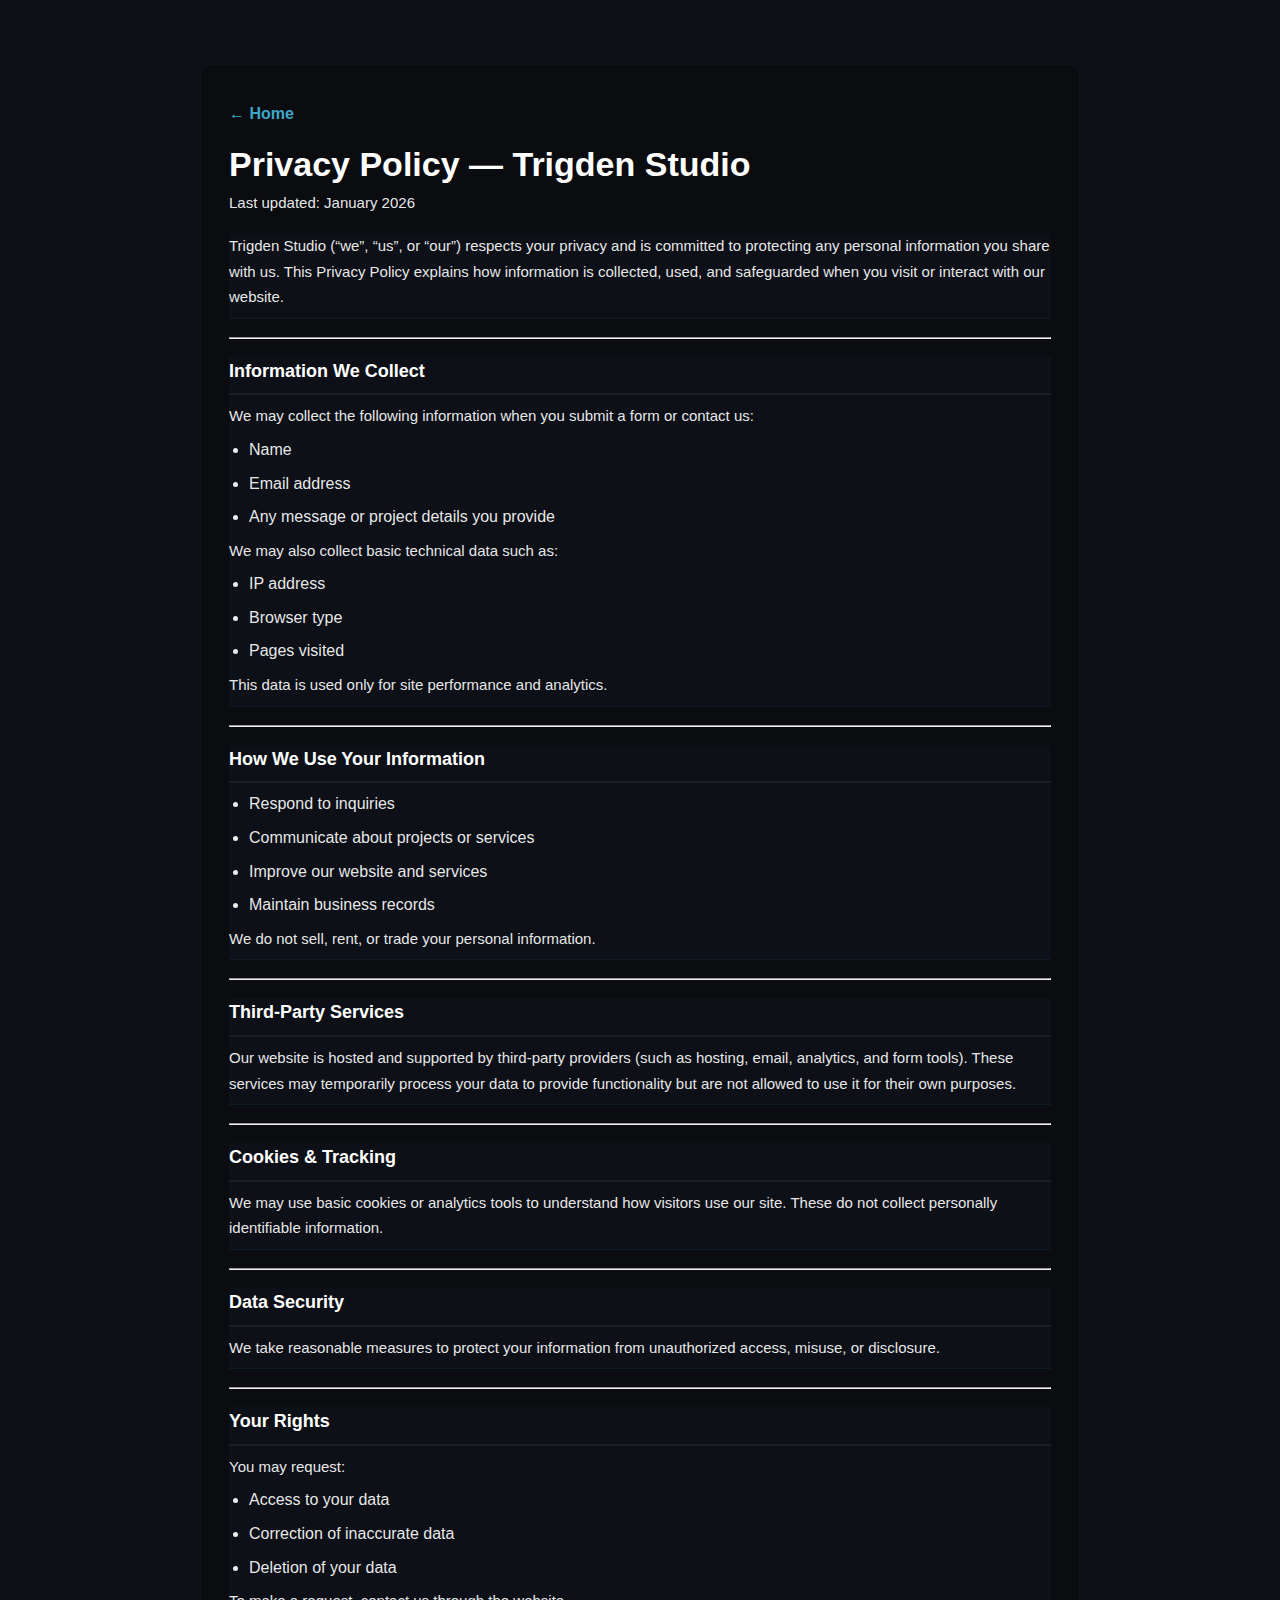
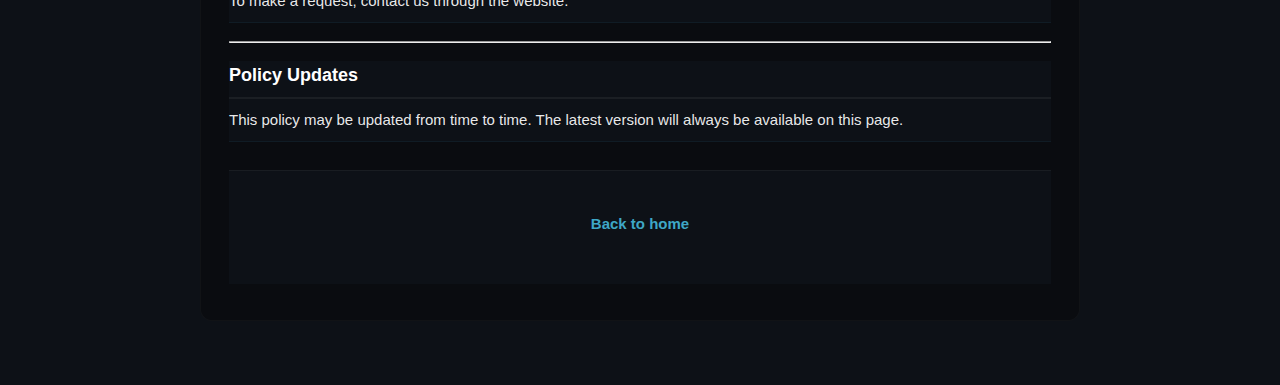
<file: two/privacy.html>
<!DOCTYPE html>
<html lang="en">
<head>
  <meta charset="utf-8" />
  <meta name="viewport" content="width=device-width, initial-scale=1" />
  <title>Privacy Policy — Trigden Studio</title>
  <meta name="description" content="Privacy Policy for Trigden Studio." />
  <link rel="canonical" href="https://twolinesstudio.com/privacy.html" />
  <meta property="og:title" content="Privacy Policy — Trigden Studio" />
  <meta property="og:description" content="Privacy Policy for Trigden Studio." />
  <meta property="og:type" content="website" />
  <meta property="og:url" content="https://twolinesstudio.com/privacy.html" />
  <meta property="og:image" content="https://twolinesstudio.com/images/image4.png" />
  <meta name="twitter:card" content="summary_large_image" />
  <meta name="twitter:title" content="Privacy Policy — Trigden Studio" />
  <meta name="twitter:description" content="Privacy Policy for Trigden Studio." />
  <meta name="twitter:image" content="https://twolinesstudio.com/images/image4.png" />
  <link rel="icon" type="image/png" sizes="192x192" href="/images/favicon-192.png">
  <link rel="icon" type="image/png" sizes="48x48" href="/images/favicon-48.png">
  <link rel="apple-touch-icon" sizes="180x180" href="/images/favicon-180.png">
  <link rel="shortcut icon" href="/favicon.ico">
  <link rel="manifest" href="/site.webmanifest">
  <meta name="theme-color" content="#0b1113">
  <link rel="stylesheet" href="style.css" />
</head>
<body>
  <main class="policy-page">
    <header class="policy-header">
      <a href="index.html" class="back-home">← Home</a>
      <h1>Privacy Policy — Trigden Studio</h1>
      <p class="last-updated">Last updated: January 2026</p>
    </header>

    <section>
      <p>Trigden Studio (“we”, “us”, or “our”) respects your privacy and is committed to protecting any personal information you share with us. This Privacy Policy explains how information is collected, used, and safeguarded when you visit or interact with our website.</p>
    </section>

    <hr />

    <section>
      <h2>Information We Collect</h2>
      <p>We may collect the following information when you submit a form or contact us:</p>
      <ul>
        <li>Name</li>
        <li>Email address</li>
        <li>Any message or project details you provide</li>
      </ul>
      <p>We may also collect basic technical data such as:</p>
      <ul>
        <li>IP address</li>
        <li>Browser type</li>
        <li>Pages visited</li>
      </ul>
      <p>This data is used only for site performance and analytics.</p>
    </section>

    <hr />

    <section>
      <h2>How We Use Your Information</h2>
      <ul>
        <li>Respond to inquiries</li>
        <li>Communicate about projects or services</li>
        <li>Improve our website and services</li>
        <li>Maintain business records</li>
      </ul>
      <p>We do not sell, rent, or trade your personal information.</p>
    </section>

    <hr />

    <section>
      <h2>Third-Party Services</h2>
      <p>Our website is hosted and supported by third-party providers (such as hosting, email, analytics, and form tools). These services may temporarily process your data to provide functionality but are not allowed to use it for their own purposes.</p>
    </section>

    <hr />

    <section>
      <h2>Cookies &amp; Tracking</h2>
      <p>We may use basic cookies or analytics tools to understand how visitors use our site. These do not collect personally identifiable information.</p>
    </section>

    <hr />

    <section>
      <h2>Data Security</h2>
      <p>We take reasonable measures to protect your information from unauthorized access, misuse, or disclosure.</p>
    </section>

    <hr />

    <section>
      <h2>Your Rights</h2>
      <p>You may request:</p>
      <ul>
        <li>Access to your data</li>
        <li>Correction of inaccurate data</li>
        <li>Deletion of your data</li>
      </ul>
      <p>To make a request, contact us through the website.</p>
    </section>

    <hr />

    <section>
      <h2>Policy Updates</h2>
      <p>This policy may be updated from time to time. The latest version will always be available on this page.</p>
    </section>

    <footer class="policy-footer">
      <p><a href="index.html">Back to home</a></p>
    </footer>
  </main>
</body>
</html>
</file>
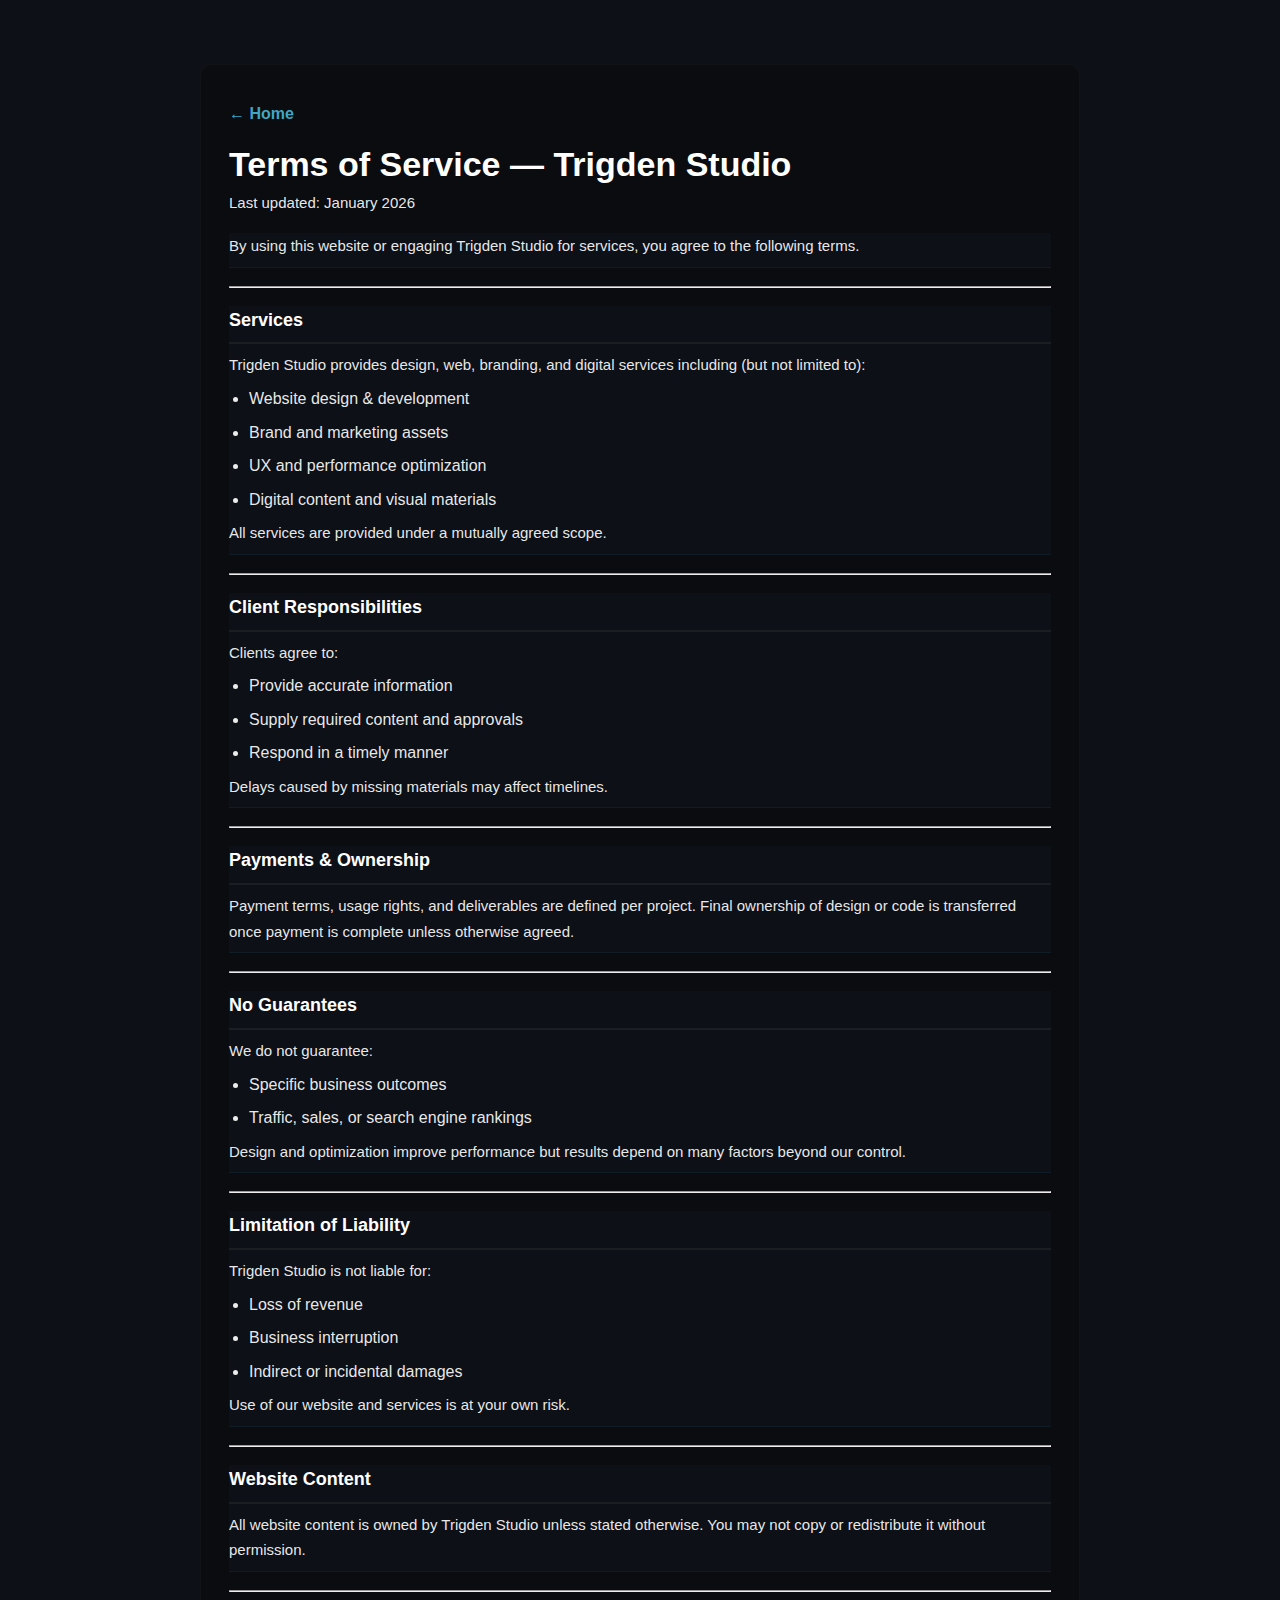
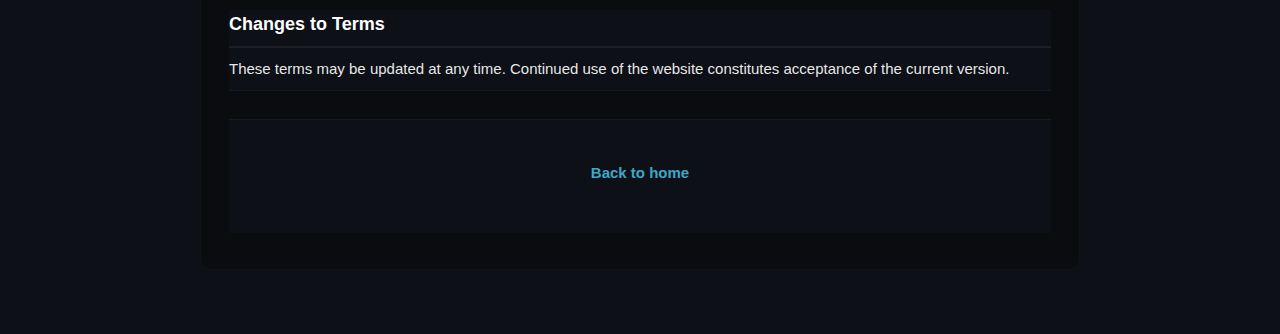
<file: two/terms.html>
<!DOCTYPE html>
<html lang="en">
<head>
  <meta charset="utf-8" />
  <meta name="viewport" content="width=device-width, initial-scale=1" />
  <title>Terms of Service — Trigden Studio</title>
  <meta name="description" content="Terms of Service for Trigden Studio." />
  <link rel="canonical" href="https://twolinesstudio.com/terms.html" />
  <meta property="og:title" content="Terms of Service — Trigden Studio" />
  <meta property="og:description" content="Terms of Service for Trigden Studio." />
  <meta property="og:type" content="website" />
  <meta property="og:url" content="https://twolinesstudio.com/terms.html" />
  <meta property="og:image" content="https://twolinesstudio.com/images/image4.png" />
  <meta name="twitter:card" content="summary_large_image" />
  <meta name="twitter:title" content="Terms of Service — Trigden Studio" />
  <meta name="twitter:description" content="Terms of Service for Trigden Studio." />
  <meta name="twitter:image" content="https://twolinesstudio.com/images/image4.png" />
  <link rel="icon" type="image/png" sizes="192x192" href="/images/favicon-192.png">
  <link rel="icon" type="image/png" sizes="48x48" href="/images/favicon-48.png">
  <link rel="apple-touch-icon" sizes="180x180" href="/images/favicon-180.png">
  <link rel="shortcut icon" href="/favicon.ico">
  <link rel="manifest" href="/site.webmanifest">
  <meta name="theme-color" content="#0b1113">
  <link rel="stylesheet" href="style.css" />
</head>
<body>
  <main class="policy-page">
    <header class="policy-header">
      <a href="index.html" class="back-home">← Home</a>
      <h1>Terms of Service — Trigden Studio</h1>
      <p class="last-updated">Last updated: January 2026</p>
    </header>

    <section>
      <p>By using this website or engaging Trigden Studio for services, you agree to the following terms.</p>
    </section>

    <hr />

    <section>
      <h2>Services</h2>
      <p>Trigden Studio provides design, web, branding, and digital services including (but not limited to):</p>
      <ul>
        <li>Website design &amp; development</li>
        <li>Brand and marketing assets</li>
        <li>UX and performance optimization</li>
        <li>Digital content and visual materials</li>
      </ul>
      <p>All services are provided under a mutually agreed scope.</p>
    </section>

    <hr />

    <section>
      <h2>Client Responsibilities</h2>
      <p>Clients agree to:</p>
      <ul>
        <li>Provide accurate information</li>
        <li>Supply required content and approvals</li>
        <li>Respond in a timely manner</li>
      </ul>
      <p>Delays caused by missing materials may affect timelines.</p>
    </section>

    <hr />

    <section>
      <h2>Payments &amp; Ownership</h2>
      <p>Payment terms, usage rights, and deliverables are defined per project. Final ownership of design or code is transferred once payment is complete unless otherwise agreed.</p>
    </section>

    <hr />

    <section>
      <h2>No Guarantees</h2>
      <p>We do not guarantee:</p>
      <ul>
        <li>Specific business outcomes</li>
        <li>Traffic, sales, or search engine rankings</li>
      </ul>
      <p>Design and optimization improve performance but results depend on many factors beyond our control.</p>
    </section>

    <hr />

    <section>
      <h2>Limitation of Liability</h2>
      <p>Trigden Studio is not liable for:</p>
      <ul>
        <li>Loss of revenue</li>
        <li>Business interruption</li>
        <li>Indirect or incidental damages</li>
      </ul>
      <p>Use of our website and services is at your own risk.</p>
    </section>

    <hr />

    <section>
      <h2>Website Content</h2>
      <p>All website content is owned by Trigden Studio unless stated otherwise. You may not copy or redistribute it without permission.</p>
    </section>

    <hr />

    <section>
      <h2>Changes to Terms</h2>
      <p>These terms may be updated at any time. Continued use of the website constitutes acceptance of the current version.</p>
    </section>

    <footer class="policy-footer">
      <p><a href="index.html">Back to home</a></p>
    </footer>
  </main>
</body>
</html>
</file>
<file: two/style.css>
/* ===== RESET & BASE ===== */
* { 
  margin: 0; 
  padding: 0; 
  box-sizing: border-box; 
}

:root {
  --dark: #151b23;      /* primary background - lightened charcoal */
  --darker: #0f1419;    /* page edge - lightened near black */
  --accent: #3EA7C6;    /* teal-blue accent to match reference */
  --text: #e9f2f6;      /* primary text - soft off-white */
  --text-muted: #9aa7ad;/* muted text - cool grey */
  /* background image for flowing sections (keeps path relative to the site root) */
  --bg-image: url('images/background.png');
  --card-bg: rgba(15,20,28,0.52);
  --card-border: rgba(62,167,198,0.08);
}

html { 
  scroll-behavior: smooth; 
}

body {
  font-family: 'Inter', -apple-system, sans-serif;
  /* textured concrete background + soft dark overlay to match reference */
  background: #0d1117 !important;
  color: var(--text);
  overflow-x: hidden;
  line-height: 1.6;
}

body.intro-active {
  overflow: hidden;
}

/* ===== ENTRY INTRO ===== */
.entry-intro {
  position: fixed;
  inset: 0;
  z-index: 3000;
  display: grid;
  place-items: center;
  overflow: hidden;
  background:
    radial-gradient(130% 86% at 78% 10%, rgba(62, 167, 198, 0.13) 0%, rgba(62, 167, 198, 0) 58%),
    radial-gradient(95% 70% at 24% 76%, rgba(62, 167, 198, 0.11) 0%, rgba(62, 167, 198, 0) 70%),
    linear-gradient(145deg, #070d15 0%, #0a1018 44%, #0f141c 76%, #070d15 100%);
  transition: opacity 0.65s ease, visibility 0.65s ease;
}

.entry-intro.is-exiting {
  opacity: 0;
  visibility: hidden;
}

.entry-intro::before,
.entry-intro::after {
  content: '';
  position: absolute;
  inset: -15%;
  pointer-events: none;
}

.entry-intro::before {
  background:
    linear-gradient(28deg, transparent 42%, rgba(62, 167, 198, 0.12) 50%, transparent 58%),
    linear-gradient(28deg, transparent 58%, rgba(62, 167, 198, 0.06) 64%, transparent 70%);
  filter: blur(0.4px);
  animation: introBeamDrift 20s linear infinite;
}

.entry-intro::after {
  background: radial-gradient(110% 72% at 50% 100%, rgba(62, 167, 198, 0.12) 0%, rgba(62, 167, 198, 0) 70%);
}

.entry-intro__geometry {
  position: absolute;
  inset: 0;
  pointer-events: none;
  will-change: transform;
  animation: introGeometryDrift 6.8s ease-in-out infinite alternate;
}

.entry-intro__shape {
  position: absolute;
  border: 0;
  opacity: 0.4;
  filter: blur(0.6px);
  mix-blend-mode: lighten;
  animation-direction: alternate;
  backdrop-filter: blur(1px);
  -webkit-backdrop-filter: blur(1px);
}

.entry-intro__shape--one {
  width: 36vw;
  height: 36vw;
  max-width: 440px;
  max-height: 440px;
  top: -8vw;
  right: -6vw;
  clip-path: polygon(0% 28%, 68% 0%, 100% 43%, 62% 100%, 0% 72%);
  background: linear-gradient(130deg, rgba(96, 222, 255, 0.22) 0%, rgba(28, 152, 220, 0.14) 52%, rgba(10, 88, 156, 0.06) 100%);
  opacity: 0.32;
  animation: introShapeFloatA 9s ease-in-out infinite;
}

.entry-intro__shape--two {
  width: 28vw;
  height: 28vw;
  max-width: 340px;
  max-height: 340px;
  bottom: -9vw;
  left: -7vw;
  clip-path: polygon(0% 0%, 100% 32%, 70% 100%, 0% 72%);
  background: linear-gradient(145deg, rgba(70, 201, 246, 0.2) 0%, rgba(29, 147, 214, 0.12) 56%, rgba(9, 82, 147, 0.05) 100%);
  opacity: 0.3;
  animation: introShapeFloatB 11s ease-in-out infinite;
}

.entry-intro__shape--three {
  width: 20vw;
  height: 20vw;
  min-width: 180px;
  min-height: 180px;
  top: 36%;
  left: 14%;
  clip-path: polygon(0% 40%, 42% 0%, 100% 24%, 78% 100%, 12% 84%);
  background: linear-gradient(155deg, rgba(94, 221, 255, 0.16) 0%, rgba(40, 173, 231, 0.1) 52%, rgba(11, 96, 164, 0.04) 100%);
  opacity: 0.26;
  animation: introShapeFloatC 10s ease-in-out infinite;
}

.entry-intro__shape--four {
  width: 17vw;
  height: 17vw;
  min-width: 140px;
  min-height: 140px;
  top: 14%;
  left: 42%;
  clip-path: polygon(0% 12%, 74% 0%, 100% 58%, 52% 100%, 0% 84%);
  background: linear-gradient(132deg, rgba(89, 219, 255, 0.14) 0%, rgba(45, 177, 235, 0.09) 60%, rgba(10, 95, 163, 0.035) 100%);
  opacity: 0.24;
  animation: introShapeFloatB 8.5s ease-in-out infinite;
}

.entry-intro__shape--five {
  width: 14vw;
  height: 14vw;
  min-width: 110px;
  min-height: 110px;
  bottom: 18%;
  right: 18%;
  clip-path: polygon(0% 36%, 36% 0%, 100% 20%, 80% 100%, 20% 84%);
  background: linear-gradient(146deg, rgba(71, 203, 248, 0.18) 0%, rgba(36, 163, 226, 0.1) 58%, rgba(8, 85, 152, 0.04) 100%);
  opacity: 0.28;
  animation: introShapeFloatA 12s ease-in-out infinite;
}

.entry-intro__shape--six {
  width: 12vw;
  height: 12vw;
  min-width: 96px;
  min-height: 96px;
  top: 58%;
  left: 58%;
  clip-path: polygon(0% 26%, 66% 0%, 100% 62%, 54% 100%, 0% 78%);
  background: linear-gradient(140deg, rgba(86, 214, 252, 0.14) 0%, rgba(45, 170, 232, 0.09) 55%, rgba(8, 86, 154, 0.035) 100%);
  opacity: 0.22;
  animation: introShapeFloatC 9.2s ease-in-out infinite;
}

.entry-intro__shape--seven {
  width: 16vw;
  height: 16vw;
  min-width: 130px;
  min-height: 130px;
  top: 8%;
  left: 8%;
  clip-path: polygon(0% 22%, 58% 0%, 100% 34%, 78% 100%, 8% 86%);
  background: linear-gradient(138deg, rgba(96, 222, 255, 0.12) 0%, rgba(35, 160, 224, 0.08) 56%, rgba(9, 88, 154, 0.03) 100%);
  opacity: 0.2;
  animation: introShapeFloatB 10.5s ease-in-out infinite;
}

.entry-intro__shape--eight {
  width: 10vw;
  height: 10vw;
  min-width: 82px;
  min-height: 82px;
  top: 44%;
  right: 10%;
  clip-path: polygon(0% 35%, 44% 0%, 100% 30%, 80% 100%, 14% 84%);
  background: linear-gradient(145deg, rgba(82, 213, 250, 0.11) 0%, rgba(44, 168, 230, 0.075) 52%, rgba(9, 90, 156, 0.03) 100%);
  opacity: 0.18;
  animation: introShapeFloatA 8.8s ease-in-out infinite;
}

.entry-intro__shape--nine {
  width: 18vw;
  height: 18vw;
  min-width: 150px;
  min-height: 150px;
  bottom: 8%;
  left: 30%;
  clip-path: polygon(0% 18%, 70% 0%, 100% 64%, 52% 100%, 0% 78%);
  background: linear-gradient(150deg, rgba(84, 216, 252, 0.12) 0%, rgba(39, 164, 228, 0.08) 54%, rgba(8, 86, 152, 0.03) 100%);
  opacity: 0.2;
  animation: introShapeFloatC 11.5s ease-in-out infinite;
}

.entry-intro__content {
  position: relative;
  z-index: 1;
  text-align: center;
  padding: 24px;
}

.entry-intro__logo {
  width: min(72vw, 520px);
  height: auto;
  filter: drop-shadow(0 12px 30px rgba(8, 20, 40, 0.35));
  animation: introLogoPulse 0.72s ease-in-out 4;
}

.entry-intro__caption {
  margin-top: 16px;
  color: rgba(233, 242, 246, 0.88);
  font-size: 0.88rem;
  letter-spacing: 0.18em;
  text-transform: uppercase;
}

@keyframes introLogoPulse {
  0% { transform: scale(1); }
  45% { transform: scale(1.075); }
  100% { transform: scale(1); }
}

@keyframes introShapeFloatA {
  0%, 100% { transform: translate3d(0, 0, 0) rotate(0deg); }
  50% { transform: translate3d(-16px, 11px, 0) rotate(3deg); }
}

@keyframes introShapeFloatB {
  0%, 100% { transform: translate3d(0, 0, 0) rotate(0deg); }
  50% { transform: translate3d(17px, -12px, 0) rotate(-3deg); }
}

@keyframes introShapeFloatC {
  0%, 100% { transform: translate3d(0, 0, 0) rotate(0deg); }
  50% { transform: translate3d(12px, -15px, 0) rotate(2.6deg); }
}

@keyframes introBeamDrift {
  0% { transform: translateX(-0.9%); }
  50% { transform: translateX(0.9%); }
  100% { transform: translateX(-0.9%); }
}

@keyframes introGeometryDrift {
  0% { transform: translate3d(-8px, 5px, 0) rotate(-0.6deg) scale(1); }
  50% { transform: translate3d(9px, -7px, 0) rotate(0.7deg) scale(1.01); }
  100% { transform: translate3d(-6px, 4px, 0) rotate(-0.5deg) scale(1); }
}

@media (prefers-reduced-motion: reduce) {
  .entry-intro,
  .entry-intro::before,
  .entry-intro__geometry,
  .entry-intro__shape,
  .entry-intro__logo {
    animation: none !important;
    transition: none !important;
  }
}

@media (max-width: 768px) {
  .entry-intro__shape--one {
    width: 64vw;
    height: 64vw;
    top: -20vw;
    right: -18vw;
  }

  .entry-intro__shape--two {
    width: 50vw;
    height: 50vw;
    bottom: -18vw;
    left: -14vw;
  }

  .entry-intro__shape--three {
    width: 36vw;
    height: 36vw;
    left: 8%;
    top: 42%;
  }

  .entry-intro__shape--four {
    width: 28vw;
    height: 28vw;
    top: 20%;
    left: 52%;
  }

  .entry-intro__shape--five {
    width: 24vw;
    height: 24vw;
    right: 8%;
    bottom: 16%;
  }

  .entry-intro__shape--six {
    width: 20vw;
    height: 20vw;
    top: 62%;
    left: 36%;
  }

  .entry-intro__shape--seven {
    width: 22vw;
    height: 22vw;
    top: 10%;
    left: 4%;
  }

  .entry-intro__shape--eight {
    width: 16vw;
    height: 16vw;
    right: 6%;
    top: 48%;
  }

  .entry-intro__shape--nine {
    width: 26vw;
    height: 26vw;
    left: 24%;
    bottom: 10%;
  }

  .entry-intro__caption {
    letter-spacing: 0.14em;
    font-size: 0.78rem;
  }
}

/* ===== Accessibility: Skip link and focus styles ===== */
.skip-link {
  position: absolute;
  top: 0;
  left: 0;
  width: 1px;
  height: 1px;
  margin: -1px;
  padding: 0;
  border: 0;
  clip: rect(0 0 0 0);
  clip-path: inset(50%);
  white-space: nowrap;
  overflow: hidden;
  background: transparent;
}
.skip-link:focus,
.skip-link:active {
  position: fixed;
  left: 20px;
  top: 18px;
  width: auto;
  height: auto;
  padding: 8px 12px;
  background: var(--accent);
  color: var(--dark);
  z-index: 9999;
  border-radius: 6px;
  text-decoration: none;
  box-shadow: 0 2px 8px rgba(0,0,0,0.4);
}

@media (max-width: 768px) {
  .skip-link:focus,
  .skip-link:active {
    left: 12px;
    top: calc(env(safe-area-inset-top) + 64px);
    padding: 10px 12px;
    font-size: 14px;
  }
}

/* Visible focus styles for keyboard users */
a:focus-visible, button:focus-visible, input:focus-visible, textarea:focus-visible, select:focus-visible {
  outline: 3px solid var(--accent);
  outline-offset: 3px;
  border-radius: 4px;
}

/* Apply a subtle background image on alternating sections to create flow.
   Uses a semi-opaque gradient overlay so content stays readable. */
section.flow-bg {
  /* ensure the flow-bg sections let the texture show but keep content readable */
  background: transparent;
  position: relative;
}

/* Apply the flow-bg class to every other section via CSS selector for convenience.
   If the markup changes, prefer adding `flow-bg` to desired section elements. */
section:nth-of-type(odd) {
  /* slightly lighter overlay for odd sections */
  background: #0d1117 !important;
  border-bottom: 1px solid rgba(62, 167, 198, 0.08);
}

section:nth-of-type(even) {
  /* slightly darker overlay for even sections to give subtle banding */
  background: #0d1117 !important;
  border-bottom: 1px solid rgba(62, 167, 198, 0.08);
}

/* ===== NAVIGATION ===== */
nav {
  position: fixed;
  top: 20px;
  left: 50%;
  transform: translateX(-50%);
  right: auto;
  z-index: 1000;
  padding: 10px 48px 10px 48px;
  max-width: 1200px;
  width: 95%;
  display: flex;
  background: rgba(8, 12, 18, 0.14) !important;
  backdrop-filter: blur(7px) !important;
  -webkit-backdrop-filter: blur(7px) !important;
  justify-content: space-between;
  align-items: center;
  transition: all 0.3s ease;
  overflow: visible;
  border: 1px solid rgba(255, 255, 255, 0.22);
  border-radius: 100px;
  box-shadow: 0 1px 4px rgba(0, 0, 0, 0.02);
}

nav.scrolled {
  background: rgba(8, 12, 18, 0.24) !important;
  backdrop-filter: blur(8px) !important;
  -webkit-backdrop-filter: blur(8px) !important;
  border: 1px solid rgba(255, 255, 255, 0.22);
  padding: 10px 44px 10px 44px;
}

.menu-toggle {
  position: absolute;
  opacity: 0;
  pointer-events: none;
}

.hamburger {
  display: none;
}

.logo {
  font-size: 24px;
  font-weight: 800;
  letter-spacing: -0.02em;
  color: var(--text);
}

/* Logo image sizing */
.logo img {
  height: 28px;
  width: auto;
  display: block;
}

@media (max-width: 768px) {
  .logo {
    padding-left: 12px;
  }

  .logo img {
    height: 20px;
  }
  
  nav {
    padding: 6px 10px 6px 10px !important;
    min-height: 44px !important;
    overflow: visible !important;
  }

  nav.scrolled {
    padding: 4px 10px 4px 10px !important;
    min-height: 40px !important;
  }
  
  .menu-toggle {
    position: absolute !important;
    opacity: 0 !important;
    pointer-events: none !important;
  }
  
  .hamburger {
    display: flex !important;
    flex-direction: column !important;
    cursor: pointer !important;
    gap: 4px !important;
    margin-right: 10px !important;
    z-index: 1000 !important;
    position: relative !important;
  }
  
  .hamburger span {
    width: 18px !important;
    height: 2px !important;
    background: #ffffff !important;
    border-radius: 2px !important;
    transition: all 0.3s ease !important;
    display: block !important;
  }
  
  .menu-toggle:checked ~ .hamburger span:nth-child(1) {
    transform: rotate(45deg) translate(8px, 8px);
  }
  
  .menu-toggle:checked ~ .hamburger span:nth-child(2) {
    opacity: 0;
  }
  
  .menu-toggle:checked ~ .hamburger span:nth-child(3) {
    transform: rotate(-45deg) translate(7px, -7px);
  }
  
  .menu-toggle:checked ~ .nav-links {
    max-height: 100vh !important;
    opacity: 1 !important;
    visibility: visible !important;
  }
  
  .nav-links {
    position: fixed !important;
    top: 0 !important;
    left: 0 !important;
    right: 0 !important;
    bottom: 0 !important;
    flex-direction: column !important;
    gap: 0 !important;
    background: rgba(11, 17, 19, 0.98) !important;
    backdrop-filter: blur(10px) !important;
    padding: 20px !important;
    max-height: 0 !important;
    overflow: hidden !important;
    opacity: 0 !important;
    visibility: hidden !important;
    align-items: flex-start !important;
    border-radius: 0 !important;
    box-shadow: 0 4px 12px rgba(0, 0, 0, 0.3) !important;
    border-top: 1px solid rgba(62, 167, 198, 0.2) !important;
    z-index: 999 !important;
    transition: max-height 0.3s ease, opacity 0.3s ease !important;
  }
  
  .nav-links li {
    width: 100% !important;
    padding: 12px 0 !important;
  }
  
  .nav-links li a {
    color: #ffffff !important;
    font-size: 16px !important;
  }

  .nav-cta {
    display: none !important;
  }

  .nav-links .nav-cta {
    display: block !important;
    width: fit-content;
    margin-top: 16px !important;
    padding: 8px 20px !important;
    border: 1px solid rgba(255, 255, 255, 0.4) !important;
    border-radius: 50px !important;
  }
}

.nav-links {
  display: flex;
  gap: 32px;
  list-style: none;
  align-items: center;
  position: relative;
  left: auto;
  transform: none;
  margin: 0 24px;
}

.nav-links a {
  color: rgba(255, 255, 255, 0.95);
  text-decoration: none;
  font-weight: 500;
  font-size: 17px;
  transition: color 0.3s ease;
  position: relative;
}

/* Keep only the standalone CTA on desktop; mobile rule re-enables this one in menu. */
.nav-links .nav-cta {
  display: none;
}

.nav-cta {
  padding: 8px 20px;
  border: 1px solid rgba(255, 255, 255, 0.4);
  border-radius: 50px;
  color: #ffffff;
  text-decoration: none;
  font-weight: 500;
  font-size: 16px;
  transition: all 0.3s ease;
  margin-left: 0;
}

.nav-cta:hover {
  background: rgba(255, 255, 255, 0.2);
  border-color: rgba(255, 255, 255, 0.6);
}

.nav-links a::after {
  content: '';
  position: absolute;
  bottom: -4px;
  left: 0;
  width: 0;
  height: 2px;
  background: var(--accent);
  transition: width 0.3s ease;
}

.nav-links a.active::after {
  width: 100%;
}

.nav-links a:hover {
  color: var(--text);
}

.nav-links a:hover::after {
  width: 100%;
}

/* ===== HERO SECTION ===== */
.hero {
  min-height: 100vh;
  display: flex;
  align-items: center;
  justify-content: flex-start;
  position: relative;
  /* allow the heading room to breathe and avoid descender clipping */
  overflow: visible;
  padding-top: 0;
  padding-bottom: 0;
  background: transparent !important;
  border-bottom: 1px solid rgba(62, 167, 198, 0.08);
}

/* Desktop: remove nav space and extend to top */
@media (min-width: 1025px) {
  .hero {
    margin-top: -64px;
  }
}

/* Mobile: reduce hero height */
@media (max-width: 768px) {
  .hero {
    min-height: 70vh;
  }
}

/* Dark overlay to improve text contrast over video */
.hero::before {
  content: '';
  position: absolute;
  inset: 0;
  background: rgba(0, 0, 0, 0.40);
  z-index: 1;
  pointer-events: none;
}

.hero::after {
  content: '';
  position: absolute;
  inset: 0;
  pointer-events: none;
  z-index: 1;
  display: none;
}

.hero-video {
  position: absolute;
  inset: 40px;
  width: calc(100% - 80px);
  height: calc(100% - 80px);
  object-fit: cover;
  border-radius: 16px;
  /* place video above the hero background but behind the content */
  z-index: 0;
  /* brighter to make the light stand out more */
  filter: brightness(0.94);
  /* slightly more visible */
  opacity: 0.98;
}

/* Desktop: expand video to edges */
@media (min-width: 1025px) {
  .hero-video {
    inset: 0;
    width: 100%;
    height: 100%;
    border-radius: 0;
  }
}

.hero-content {
  text-align: center;
  max-width: 900px;
  padding: 0 40px 16px 40px;
  margin: -34px auto 0 auto;
  z-index: 2;
  animation: fadeInUp 1s ease-out;
}

@keyframes fadeInUp {
  from {
    opacity: 0;
    transform: translateY(40px);
  }
  to {
    opacity: 1;
    transform: translateY(0);
  }
}

.hero h1 {
  /* increased size while keeping responsive clamp */
  font-size: clamp(36px, 5vw, 56px);
  /* use Inter for the hero heading */
  font-family: 'Inter', -apple-system, sans-serif;
  font-weight: 800;
  /* significantly more space to avoid descender clipping */
  line-height: 1.3;
  margin-bottom: 16px;
  letter-spacing: -0.04em;
  color: #ffffff;
}

.hero h1 .hero-accent {
  color: #6dbce0;
  opacity: 1 !important;
  filter: none !important;
  mix-blend-mode: normal;
  text-shadow: 0 1px 1px rgba(0, 0, 0, 0.14);
}

/* Very small screens can still wrap to avoid overflow */
@media (max-width: 520px) {
  .hero h1 {
    font-size: clamp(32px, 7vw, 44px);
    line-height: 1.08;
    padding-right: 150px;
  }

  .contact-content p {
    font-size: 18px !important;
  }
}

.hero p {
  font-size: 20px;
  /* stronger contrast for readability over video */
  color: rgba(255, 255, 255, 0.98);
  margin-bottom: 36px;
  max-width: 600px;
  margin-left: auto;
  margin-right: auto;
  padding: 0 30px;
}

.cta-button {
  display: inline-flex;
  align-items: center;
  gap: 0;
  padding: 11px 48px;
  background: transparent;
  color: white;
  text-decoration: none;
  border-radius: 50px;
  border: 2px solid rgba(255, 255, 255, 0.4);
  font-weight: 700;
  font-size: 16px;
  letter-spacing: 1px;
  text-transform: uppercase;
  transition: all 0.4s ease;
  box-shadow: none;
  position: relative;
}

.cta-button:hover {
  background: rgba(255, 255, 255, 0.1);
  transform: translateY(-2px);
  border-color: rgba(255, 255, 255, 0.6);
  box-shadow: 0 8px 24px rgba(0, 0, 0, 0.2);
}

/* ===== INTRO SECTION ===== */
.intro-section {
  padding: 80px 40px 80px 40px;
  text-align: center;
  background: #0d1117 !important;
  min-height: auto;
  display: flex;
  align-items: center;
  justify-content: center;
  position: relative;
  border-bottom: none !important;
}

.intro-container {
  width: 100%;
  position: relative;
  z-index: 1;
}

.intro-title {
  font-size: clamp(32px, 5vw, 56px);
  font-weight: 800;
  letter-spacing: -0.02em;
  text-transform: none;
  margin-bottom: 20px;
  font-family: 'Inter', -apple-system, sans-serif;
  max-width: 900px;
  margin-left: auto;
  margin-right: auto;
  line-height: 1.2;
}

.intro-word {
  display: inline-block;
  opacity: 0;
  transform-origin: center center;
  will-change: transform, opacity;
}

/* Scattered starting positions for each word */
.intro-word:nth-child(1) { transform: translate3d(-60vw, 40vh, 0) rotate(-30deg); }
.intro-word:nth-child(2) { transform: translate3d(-30vw, 32vh, 0) rotate(-18deg); }
.intro-word:nth-child(3) { transform: translate3d(0vw, 36vh, 0) rotate(-10deg); }
.intro-word:nth-child(4) { transform: translate3d(10vw, 44vh, 0) rotate(22deg); width: 100%; }
.intro-word:nth-child(5) { transform: translate3d(30vw, 32vh, 0) rotate(14deg); }
.intro-word:nth-child(6) { transform: translate3d(55vw, 40vh, 0) rotate(28deg); }
.intro-word:nth-child(7) { transform: translate3d(65vw, 44vh, 0) rotate(35deg); }
.intro-word:nth-child(8) { transform: translate3d(75vw, 36vh, 0) rotate(18deg); }

.walk-tagline {
  font-size: 18px;
  font-weight: 600;
  color: var(--text-muted);
  margin-bottom: 4px;
  margin-top: 4px;
  padding-top: 8px;
  letter-spacing: 0.02em;
  animation: fadeInUp 0.8s ease-out 0.3s backwards;
  text-align: center;
}

/* Fortune Box - Keyboard */
.fortune-box {
  max-width: 600px;
  margin: 24px auto 12px;
  padding: 16px;
  background: linear-gradient(145deg, #2a2f3a, #1f242e);
  border: 2px solid rgba(62, 167, 198, 0.3);
  border-radius: 10px;
  box-shadow: 
    0 4px 10px rgba(0, 0, 0, 0.5),
    inset 0 1px 0 rgba(255, 255, 255, 0.05);
  user-select: none;
}

.keyboard {
  display: flex;
  flex-direction: column;
  gap: 4px;
}

.keyboard-row {
  display: flex;
  gap: 4px;
  justify-content: center;
}

.keyboard-row.row-offset-1 {
  padding-left: 13px;
}

.keyboard-row.row-offset-2 {
  padding-left: 26px;
}

.key {
  min-width: 32px;
  height: 26px;
  display: flex;
  align-items: center;
  justify-content: center;
  background: linear-gradient(145deg, #3a4050, #2d323e);
  border: 1px solid rgba(62, 167, 198, 0.2);
  border-radius: 3px;
  box-shadow: 
    0 2px 4px rgba(0, 0, 0, 0.3),
    inset 0 1px 0 rgba(255, 255, 255, 0.1),
    inset 0 -2px 0 rgba(0, 0, 0, 0.3);
  color: var(--text);
  font-size: 10px;
  font-weight: 600;
  cursor: default;
  transition: all 0.1s ease;
}

.key[data-letter] {
  transition: all 0.1s ease;
}

.key.key-small {
  min-width: 28px;
  font-size: 9px;
}

.key.key-wide {
  min-width: 50px;
  font-size: 9px;
}

.key.key-wider {
  min-width: 60px;
  font-size: 9px;
}

.key.spacebar {
  width: 70%;
  min-width: unset;
  height: 32px;
  cursor: pointer;
  border-color: rgba(62, 167, 198, 0.4);
}

.key.spacebar:hover {
  background: linear-gradient(145deg, #424856, #353a48);
  border-color: rgba(62, 167, 198, 0.6);
  transform: translateY(-1px);
  box-shadow: 
    0 4px 8px rgba(62, 167, 198, 0.2),
    inset 0 1px 0 rgba(255, 255, 255, 0.15),
    inset 0 -2px 0 rgba(0, 0, 0, 0.3);
}

.key.spacebar:active,
.fortune-box.shaking .key.spacebar {
  transform: translateY(1px);
  box-shadow: 
    0 1px 2px rgba(0, 0, 0, 0.4),
    inset 0 1px 3px rgba(0, 0, 0, 0.4);
}

.fortune-box.shaking {
  animation: shake 0.6s ease-in-out;
}

/* Mobile keyboard scaling */
@media (max-width: 768px) {
  .fortune-box {
    max-width: 95vw;
    padding: 16px 8px;
    margin: 24px auto 0;
  }

  .keyboard {
    gap: 2px;
  }

  .keyboard-row {
    gap: 2px;
  }

  .keyboard-row.row-offset-1 {
    padding-left: 5px;
  }

  .keyboard-row.row-offset-2 {
    padding-left: 10px;
  }

  .key {
    min-width: 22px;
    height: 18px;
    font-size: 7px;
    border-radius: 2px;
  }

  .key.key-small {
    min-width: 20px;
    font-size: 6px;
  }

  .key.key-wide {
    min-width: 32px;
    font-size: 6px;
  }

  .key.key-wider {
    min-width: 38px;
    font-size: 6px;
  }

  .key.spacebar {
    height: 22px;
  }
}

/* Fortune Display Monitor */
.fortune-display {
  position: fixed;
  top: 0;
  left: 0;
  width: 100%;
  height: 100%;
  z-index: 2000;
  opacity: 0;
  pointer-events: none;
}

.fortune-display.show {
  animation: fadeInMonitor 0.4s ease forwards;
  pointer-events: auto;
}

@keyframes fadeInMonitor {
  from {
    opacity: 0;
  }
  to {
    opacity: 1;
  }
}

.monitor {
  position: absolute;
  top: 50%;
  left: 50%;
  width: 420px;
  height: 300px;
  margin: 0;
  transform: translate(-50%, -50%);
  filter: drop-shadow(0 30px 80px rgba(62, 167, 198, 0.15)) drop-shadow(0 0 60px rgba(62, 167, 198, 0.1));
}

.monitor-screen {
  width: 100%;
  height: 85%;
  background: linear-gradient(135deg, #0a0e16 0%, #0f1419 50%, #141820 100%);
  border: 3px solid rgba(62, 167, 198, 0.5);
  border-radius: 16px;
  display: flex;
  align-items: center;
  justify-content: center;
  padding: 28px 48px;
  box-shadow: 
    0 20px 60px rgba(0, 0, 0, 0.8),
    inset 0 1px 0 rgba(255, 255, 255, 0.08),
    inset 0 -1px 0 rgba(0, 0, 0, 0.4),
    0 0 50px rgba(62, 167, 198, 0.25);
  position: relative;
}

.monitor-screen::before {
  content: '';
  position: absolute;
  inset: 0;
  border-radius: 16px;
  background: radial-gradient(circle at 30% 30%, rgba(62, 167, 198, 0.05), transparent 50%);
  pointer-events: none;
}

.fortune-popup {
  text-align: center;
  color: var(--text);
  font-size: 18px;
  font-weight: 600;
  line-height: 1.7;
  max-width: 100%;
  position: relative;
  z-index: 1;
  font-family: 'Poppins', -apple-system, sans-serif;
}

.monitor-stand {
  width: 55%;
  height: 15%;
  background: linear-gradient(135deg, #2a3038, #1f242c);
  margin: 0 auto;
  border-radius: 0 0 16px 16px;
  border: 3px solid rgba(62, 167, 198, 0.5);
  border-top: none;
  box-shadow: 
    0 10px 30px rgba(0, 0, 0, 0.6),
    inset 0 1px 0 rgba(255, 255, 255, 0.05);
}

@keyframes popInSmooth {
  0% {
    opacity: 0;
    transform: scale(0.8);
  }
  100% {
    opacity: 1;
    transform: scale(1);
  }
}

@media (max-width: 768px) {
  .monitor {
    width: 90%;
    max-width: 400px;
    height: 300px;
  }
  
  .fortune-popup {
    font-size: 18px;
  }
}

.fortune-text {
  font-size: 11px;
  color: var(--text);
  font-weight: 500;
  text-align: center;
  line-height: 1.3;
  padding: 0 10px;
}

.fortune-hint {
  font-size: 10px;
  color: var(--text-muted);
  margin-top: 10px;
  margin-bottom: 0;
  opacity: 0.6;
  text-transform: uppercase;
  letter-spacing: 1px;
  font-weight: 600;
  text-align: center;
}

@keyframes shake {
  0%, 100% { transform: translateX(0) rotate(0deg); }
  10% { transform: translateX(-8px) rotate(-2deg); }
  20% { transform: translateX(8px) rotate(2deg); }
  30% { transform: translateX(-8px) rotate(-2deg); }
  40% { transform: translateX(8px) rotate(2deg); }
  50% { transform: translateX(-8px) rotate(-2deg); }
  60% { transform: translateX(8px) rotate(2deg); }
  70% { transform: translateX(-6px) rotate(-1deg); }
  80% { transform: translateX(6px) rotate(1deg); }
  90% { transform: translateX(-3px) rotate(-0.5deg); }
}

@keyframes popIn {
  0% {
    opacity: 0;
    transform: scale(0.5) translateY(20px);
  }
  50% {
    transform: scale(1.05) translateY(0);
  }
  100% {
    opacity: 1;
    transform: scale(1) translateY(0);
  }
}

@keyframes popOut {
  0% {
    opacity: 1;
    transform: scale(1) translateY(0);
  }
  100% {
    opacity: 0;
    transform: scale(0.5) translateY(20px);
  }
}

@keyframes fadeInUp {
  from {
    opacity: 0;
    transform: translateY(20px);
  }
  to {
    opacity: 1;
    transform: translateY(0);
  }
}

@keyframes fadeInSimple {
  from { opacity: 0; }
  to { opacity: 1; }
}

@keyframes slideInLeftSimple {
  from {
    opacity: 0;
    transform: translateX(-24px);
  }
  to {
    opacity: 1;
    transform: translateX(0);
  }
}

.intro-word {
  display: inline-block;
  opacity: 0;
  transform-origin: center center;
  will-change: transform, opacity;
}

/* Scattered starting positions for each word */
.intro-word:nth-child(1) { transform: translate3d(-60vw, 40vh, 0) rotate(-30deg); }
.intro-word:nth-child(2) { transform: translate3d(-30vw, 32vh, 0) rotate(-18deg); }
.intro-word:nth-child(3) { transform: translate3d(0vw, 36vh, 0) rotate(-10deg); }
.intro-word:nth-child(4) { transform: translate3d(10vw, 44vh, 0) rotate(22deg); }
.intro-word:nth-child(5) { transform: translate3d(30vw, 32vh, 0) rotate(14deg); }
.intro-word:nth-child(6) { transform: translate3d(55vw, 40vh, 0) rotate(28deg); }
.intro-word:nth-child(7) { transform: translate3d(65vw, 44vh, 0) rotate(35deg); }
.intro-word:nth-child(8) { transform: translate3d(75vw, 36vh, 0) rotate(18deg); }

@media (prefers-reduced-motion: reduce) {
  .intro-word {
    opacity: 1;
    transform: none !important;
  }
}

/* ===== WALKING ANIMATION ===== */
.walking-strip {
  display: flex;
  justify-content: center;
  align-items: flex-end;
  gap: 8px;
  position: relative;
  flex-wrap: nowrap;
  max-width: 1360px;
  margin: 0 auto;
  overflow: visible;
  margin-top: 78px;
  padding: 0 20px;
}

/* Hide on desktop, show on mobile */
@media (min-width: 1025px) {
  .walking-strip {
    display: none;
  }
}

.walking-strip::before {
  content: '';
  position: absolute;
  inset: -14% -10% -10% -10%;
  background: radial-gradient(
    ellipse 72% 58% at 50% 58%,
    rgba(206, 230, 255, 0.28) 0%,
    rgba(156, 198, 250, 0.22) 24%,
    rgba(108, 157, 224, 0.15) 46%,
    rgba(59, 101, 166, 0.10) 66%,
    rgba(18, 34, 57, 0.06) 84%,
    transparent 98%
  );
  filter: blur(18px);
  animation: shadowMove 22s linear infinite;
  z-index: 0;
  pointer-events: none;
}

@keyframes shadowMove {
  0% {
    transform: translateX(-52%) scale(1.02);
    opacity: 0;
  }
  12% {
    transform: translateX(-40%) scale(1.03);
    opacity: 0.66;
  }
  72% {
    transform: translateX(44%) scale(1.08);
    opacity: 0.82;
  }
  92% {
    transform: translateX(56%) scale(1.07);
    opacity: 0.45;
  }
  100% {
    transform: translateX(62%) scale(1.06);
    opacity: 0;
  }
}

.walk-frame {
  flex: 0 0 auto;
  position: relative;
  opacity: 0;
  transform: translateX(80px);
  z-index: 1;
}

.walk-frame:first-child {
  opacity: 1;
  transform: translateX(0);
}

.walk-frame.visible {
  animation: slideLeft 1.8s ease-out forwards;
}

/* Sequential fade-in animation */
@keyframes fadeIn {
  0% {
    opacity: 0;
  }
  100% {
    opacity: 1;
  }
}

/* Mobile walking cycle (stacked frames) */
@keyframes walk-cycle {
  0%, 12% {
    opacity: 1;
  }
  20%, 100% {
    opacity: 0;
  }
}

@keyframes walk-cycle-last {
  0%, 12% {
    opacity: 1;
  }
  20%, 100% {
    opacity: 1;
  }
}


.walk-frame img {
  height: 248px;
  width: auto;
  display: block;
  transition: filter 0.3s ease, transform 0.3s ease;
  filter: brightness(1.22) contrast(1.08) saturate(1.06) drop-shadow(0 8px 20px rgba(0, 0, 0, 0.34));
}

.walk-frame img:hover {
  filter: brightness(1.28) contrast(1.1) saturate(1.08) drop-shadow(0 10px 24px rgba(0, 0, 0, 0.36));
  transform: translateY(-2px);
}

.walk-frame:nth-child(1) img { opacity: 0.38; transform: translateY(5px) scale(0.95); }
.walk-frame:nth-child(2) img { opacity: 0.48; transform: translateY(4px) scale(0.96); }
.walk-frame:nth-child(3) img { opacity: 0.58; transform: translateY(3px) scale(0.97); }
.walk-frame:nth-child(4) img { opacity: 0.68; transform: translateY(2px) scale(0.98); }
.walk-frame:nth-child(5) img { opacity: 0.76; transform: translateY(1px) scale(0.985); }
.walk-frame:nth-child(6) img { opacity: 0.84; transform: translateY(1px) scale(0.99); }
.walk-frame:nth-child(7) img { opacity: 0.90; transform: translateY(0) scale(0.995); }
.walk-frame:nth-child(8) img { opacity: 0.95; transform: translateY(0) scale(1); }
.walk-frame:nth-child(9) img { opacity: 0.98; transform: translateY(0) scale(1.01); }
.walk-frame:last-child img { opacity: 1; transform: translateY(-1px) scale(1.02); }

/* Sequential fade-in delays for all 10 images */
.walk-frame:nth-child(1) { animation-delay: 0s; }
.walk-frame:nth-child(2) { animation-delay: 0.20s; }
.walk-frame:nth-child(3) { animation-delay: 0.40s; }
.walk-frame:nth-child(4) { animation-delay: 0.60s; }
.walk-frame:nth-child(5) { animation-delay: 0.80s; }
.walk-frame:nth-child(6) { animation-delay: 1.00s; }
.walk-frame:nth-child(7) { animation-delay: 1.20s; }
.walk-frame:nth-child(8) { animation-delay: 1.40s; }
.walk-frame:nth-child(9) { animation-delay: 1.60s; }
.walk-frame:nth-child(10) { animation-delay: 1.80s; }

/* ===== ABOUT SECTION ===== */
.about-section {
  padding: 40px 40px 150px 40px;
  background: #0d1117 !important;
  position: relative;
  border-bottom: 1px solid rgba(62, 167, 198, 0.08);
  display: flex;
  align-items: center;
  justify-content: center;
}

.about-container {
  max-width: 1100px;
  width: 100%;
  background: rgba(62, 167, 198, 0.05);
  border: 1px solid rgba(62, 167, 198, 0.15);
  border-radius: 16px;
  padding: 60px 48px;
  backdrop-filter: blur(10px);
}

@media (max-width: 768px) {
  .about-section {
    padding: 40px 30px 150px 30px;
  }

  .about-container {
    padding: 40px 30px;
  }
}

.about-content {
  max-width: 100%;
  margin: 0;
  padding: 0;
  border-radius: 0;
  border: none;
  background: transparent;
  box-shadow: none;
  text-align: center;
  position: relative;
  z-index: 1;
}

/* ===== PROCESS SECTION ===== */
.process-section {
  padding: 0px 40px 90px 40px;
  background: #0d1117 !important;
  position: relative;
  border-bottom: 1px solid rgba(62, 167, 198, 0.08);
}

.process-section .section-header {
  position: relative;
  z-index: 1;
  margin-bottom: 40px;
}

.process-grid {
  position: relative;
  z-index: 1;
}

.process-grid {
  max-width: 1400px;
  margin: 0 auto;
  display: grid;
  grid-template-columns: repeat(4, 1fr);
  gap: 24px;
  align-items: stretch;
  padding: 0 24px;
}

.process-card {
  background: rgba(20, 28, 36, 0.6);
  border-radius: 16px;
  padding: 40px 32px;
  min-height: 280px;
  border: 1px solid rgba(62, 167, 198, 0.15);
  box-shadow: 0 8px 32px rgba(0, 0, 0, 0.3);
  display: flex;
  flex-direction: column;
  gap: 16px;
  transition: all 0.3s ease;
}

.process-card:hover {
  transform: translateY(-4px);
  border-color: rgba(62, 167, 198, 0.3);
  box-shadow: 0 12px 48px rgba(0, 0, 0, 0.4);
}

.process-number {
  width: 72px;
  height: 72px;
  border-radius: 50%;
  display: inline-flex;
  align-items: center;
  justify-content: center;
  font-weight: 700;
  color: var(--text);
  background: rgba(15, 20, 28, 0.8);
  border: 2px solid rgba(62, 167, 198, 0.2);
  box-shadow: 0 4px 16px rgba(62, 167, 198, 0.1);
  font-size: 24px;
  margin-bottom: 8px;
}

.process-card h3 {
  font-size: 24px;
  font-weight: 700;
  margin-top: 0;
  margin-bottom: 4px;
  color: var(--text);
}

.process-card p {
  color: rgba(169, 183, 198, 0.9);
  line-height: 1.6;
  margin-top: 0;
  font-size: 15px;
}

@media (max-width: 992px) {
  .process-grid { 
    grid-template-columns: repeat(2, 1fr); 
    gap: 20px;
  }
  .process-card { min-height: 260px; }
}

@media (max-width: 520px) {
  .process-grid { 
    grid-template-columns: 1fr; 
    gap: 13px;
    padding: 0 20px;
  }
  .process-card { 
    min-height: auto; 
    padding: 24px 22px;
    gap: 10px;
  }
  .process-number {
    width: 52px;
    height: 52px;
    font-size: 17px;
    margin-bottom: 4px;
  }

  .process-card h3 {
    font-size: 19px;
    margin-bottom: 2px;
  }

  .process-card p {
    font-size: 13px;
    line-height: 1.45;
  }
}

.about-content h2 {
  font-size: 42px;
  font-weight: 800;
  margin-bottom: 32px;
  letter-spacing: -0.02em;
}

.about-lead {
  font-size: 20px;
  line-height: 1.8;
  color: var(--text-muted);
  margin-bottom: 24px;
  margin-top: -11px;
  max-width: 800px;
  margin-left: auto;
  margin-right: auto;
}

@media (max-width: 768px) {
  .about-lead {
    font-size: 15px;
    line-height: 1.6;
    margin-top: -30px;
  }
}

.about-founder {
  font-size: 13.5px;
  letter-spacing: 0.5px;
  color: var(--accent);
  font-weight: 600;
  margin-top: 4px;
  margin-bottom: 32px;
}

@media (max-width: 768px) {
  .about-founder {
    font-size: 11px;
  }
}

.services-label {
  font-size: 18px;
  letter-spacing: 0.05em;
  color: var(--text);
  font-weight: 700;
  margin-bottom: 24px;
  text-transform: uppercase;
  text-align: center;
}

.skills {
  display: flex;
  flex-wrap: wrap;
  gap: 12px;
  margin-bottom: 48px;
  justify-content: center;
}

.skill-tag {
  padding: 14px 28px;
  background: rgba(62,167,198,0.08);
  border: 1px solid rgba(62,167,198,0.22);
  border-radius: 100px;
  font-size: 16px;
  font-weight: 600;
  color: var(--accent);
  transition: all 0.3s ease;
}

.skill-tag:hover {
  background: rgba(62,167,198,0.14);
  transform: translateY(-2px);
}

@media (max-width: 768px) {
  .skills {
    gap: 8px;
  }

  .skill-tag {
    padding: 10px 16px;
    font-size: 13px;
    flex: 0 0 calc(50% - 4px);
  }
}

.stats {
  display: grid;
  grid-template-columns: repeat(auto-fit, minmax(200px, 1fr));
  gap: 10px;
  margin-top: 48px;
}

.stat {
  text-align: center;
}

.stat-number {
  font-size: 32px;
  font-weight: 900;
  color: var(--accent);
  margin-bottom: 0 !important;
  margin-top: 0 !important;
  padding-bottom: 8px !important;
  line-height: 1 !important;
}

.stat-label {
  font-size: 14px;
  color: var(--text-muted);
  line-height: 1.2 !important;
  margin-top: 0 !important;
  padding-top: 0 !important;
  margin-bottom: 16px;
}

@media (max-width: 768px) {
  .stats {
    display: flex;
    justify-content: center;
  }

  .stat {
    text-align: center;
    margin: 0 auto;
  }

  .stat-label {
    font-size: 12px;
    text-align: center !important;
  }
}

/* ===== WORK SECTION ===== */
.work-section {
  padding: 50px 40px 90px 40px;
  background: #0d1117 !important;
  position: relative;
  border-bottom: 1px solid rgba(62, 167, 198, 0.08);
}

.section-header {
  text-align: center;
  margin-bottom: 40px;
  position: relative;
}

.section-header::after {
  content: '';
  display: block;
  width: 60px;
  height: 3px;
  background: linear-gradient(90deg, transparent, var(--accent), transparent);
  margin: 24px auto 0;
  border-radius: 2px;
}

.section-header h2 {
  font-size: 48px;
  font-weight: 800;
  margin-bottom: 16px;
  letter-spacing: -0.02em;
}

.section-header p {
  font-size: 18px;
  color: var(--text-muted);
}

.work-grid {
  max-width: 960px;
  margin: 0 auto;
  display: flex;
  flex-direction: column;
  gap: 24px;
}

.work-card {
  background: rgba(10, 15, 20, 0.88);
  border-radius: 20px;
  overflow: hidden;
  border: 1px solid rgba(62, 167, 198, 0.13);
  box-shadow: 0 14px 44px rgba(2, 8, 12, 0.5);
  transition: transform 400ms cubic-bezier(.18,.9,.28,1), box-shadow 400ms ease, border-color 400ms ease;
  text-decoration: none;
  color: inherit;
  display: flex;
  flex-direction: row;
  height: 270px;
  position: relative;
}

/* Left teal accent line */
.work-card::before {
  content: '';
  position: absolute;
  left: 0;
  top: 18%;
  bottom: 18%;
  width: 2px;
  background: linear-gradient(to bottom, transparent, rgba(62, 167, 198, 0.55), transparent);
  border-radius: 1px;
  transition: top 400ms ease, bottom 400ms ease, opacity 400ms ease;
}

.work-card:hover {
  transform: translateY(-6px);
  box-shadow: 0 28px 80px rgba(2, 8, 12, 0.7), 0 6px 20px rgba(62, 167, 198, 0.1);
  border-color: rgba(62, 167, 198, 0.28);
}

.work-card:hover::before {
  top: 10%;
  bottom: 10%;
}

.work-card:focus-visible {
  outline: none;
  box-shadow: 0 0 0 3px rgba(62, 167, 198, 0.3), 0 14px 44px rgba(2, 8, 12, 0.5);
  border-color: rgba(62, 167, 198, 0.4);
}

.work-image {
  width: 42%;
  flex-shrink: 0;
  align-self: stretch;
  background: radial-gradient(circle at 35% 40%, rgba(62, 167, 198, 0.11), rgba(6, 10, 15, 0.7) 65%);
  display: flex;
  align-items: center;
  justify-content: center;
  padding: 36px;
  border-right: 1px solid rgba(62, 167, 198, 0.08);
  overflow: hidden;
}

.work-image img {
  max-width: 78%;
  max-height: 78%;
  object-fit: contain;
  filter: drop-shadow(0 8px 22px rgba(0, 0, 0, 0.6));
  transition: transform 400ms ease;
}

.work-card:hover .work-image img {
  transform: scale(1.06);
}

/* Target only the MRA card to make its logo larger */
.mra-card .work-image {
  padding: 36px;
}

.mra-card .work-image img {
  max-width: 78%;
  max-height: 78%;
}

.work-info {
  padding: 24px 32px 24px 28px;
  display: flex;
  flex-direction: column;
  justify-content: center;
  position: relative;
  overflow: hidden;
}

.work-info h3 {
  font-size: 21px;
  font-weight: 700;
  margin-bottom: 10px;
  letter-spacing: -0.02em;
}

.work-info p {
  font-size: 14px;
  color: var(--text-muted);
  line-height: 1.65;
  margin-bottom: 18px;
  max-width: 420px;
}

.work-tags {
  display: flex;
  flex-wrap: wrap;
  gap: 7px;
}

.work-tag {
  padding: 5px 13px;
  background: rgba(62, 167, 198, 0.1);
  border: 1px solid rgba(62, 167, 198, 0.18);
  border-radius: 100px;
  font-size: 12px;
  font-weight: 600;
  color: var(--accent);
  letter-spacing: 0.01em;
}

/* ===== SERVICES CTA SECTION ===== */
.services-cta-section {
  padding: 90px 40px;
  background: #0d1117 !important;
  position: relative;
  overflow: visible;
  border-bottom: 1px solid rgba(62, 167, 198, 0.08);
}

.services-cta-container {
  max-width: 1400px;
  margin: 0 auto 0 auto;
  display: grid;
  grid-template-columns: 1fr;
  gap: 28px;
  align-items: flex-start;
  justify-items: center;
  position: relative;
  z-index: 1;
  margin-bottom: 0;
}

.services-cta-content {
  padding-right: 0;
  padding-top: 0;
  margin-left: 0;
  max-width: 1200px;
  margin-right: auto;
  margin-left: auto;
  text-align: center;
}

.services-eyebrow {
  font-size: 13px;
  font-weight: 700;
  letter-spacing: 0.1em;
  color: var(--text-muted);
  margin-bottom: 20px;
  text-transform: uppercase;
}

.services-title {
  font-size: clamp(34px, 3.5vw, 56px);
  font-weight: 700;
  line-height: 1.2;
  margin-bottom: 32px;
  color: var(--text);
  white-space: nowrap;
}

.services-list {
  list-style: none;
  padding: 0;
  margin-bottom: 40px;
}

.services-list li {
  font-size: 18px;
  color: var(--text);
  padding: 12px 0;
  position: relative;
  padding-left: 28px;
  line-height: 1.6;
}

.services-list li::before {
  content: '•';
  position: absolute;
  left: 0;
  color: var(--accent);
  font-size: 24px;
  line-height: 1.4;
}

.services-cta-btn {
  display: inline-flex;
  align-items: center;
  gap: 8px;
  padding: 12px 28px;
  background: transparent;
  color: var(--text);
  text-decoration: none;
  border-radius: 0;
  border: 2px solid rgba(255, 255, 255, 0.3);
  font-weight: 700;
  font-size: 16px;
  transition: all 0.3s ease;
}

.services-cta-btn:hover {
  background: rgba(62, 167, 198, 0.1);
  border-color: var(--accent);
  transform: translateY(-2px);
  box-shadow: 0 8px 24px rgba(62, 167, 198, 0.2);
}

/* Services Cards Visual */
.services-visual {
  position: relative;
  display: flex;
  justify-content: center;
  align-items: stretch;
  width: 100%;
  padding-top: 20px;
}

.services-cards {
  width: 100%;
  max-width: 1180px;
  display: grid;
  grid-template-columns: repeat(3, minmax(0, 1fr));
  gap: 14px;
  margin-left: auto;
  margin-right: auto;
}

.laptop-mockup,
.laptop-screen,
.screen-content,
.screen-list,
.screen-title,
.screen-eyebrow,
.screen-btn-placeholder {
  display: none !important;
}

.service-card {
  background: linear-gradient(160deg, rgba(18, 24, 30, 0.92) 0%, rgba(8, 12, 16, 0.86) 100%);
  border: 1px solid rgba(62, 167, 198, 0.16);
  border-radius: 16px;
  padding: 20px;
  box-shadow: 0 18px 42px rgba(2, 8, 12, 0.35), inset 0 1px 0 rgba(255, 255, 255, 0.03);
}

.service-icon {
  width: 48px;
  height: 48px;
  border-radius: 12px;
  display: grid;
  place-items: center;
  margin-bottom: 14px;
  font-size: 21px;
  font-weight: 700;
  color: var(--accent);
  background: rgba(62, 167, 198, 0.12);
  border: 1px solid rgba(62, 167, 198, 0.28);
}

.service-card h3 {
  font-size: 22px;
  font-weight: 800;
  line-height: 1.2;
  letter-spacing: -0.02em;
  color: var(--text);
  margin-bottom: 10px;
}

.service-card p {
  font-size: 15px;
  line-height: 1.5;
  color: var(--text-muted);
}

/* Responsive */
@media (max-width: 992px) {
  .services-cta-container {
    grid-template-columns: 1fr;
    gap: 60px;
  }
  
  .services-cta-content {
    padding-right: 0;
    text-align: center;
  }
  
  .services-list {
    text-align: left;
    max-width: 500px;
    margin-left: auto;
    margin-right: auto;
  }
  
  .services-cta-btn {
    margin: 0 auto;
  }
}

@media (max-width: 768px) {
  .services-cta-section {
    padding: 20px 32px 56px 32px;
    text-align: center;
  }
  
  .services-eyebrow {
    padding-top: 40px;
  }
  
  .services-cta-container {
    grid-template-columns: 1fr;
    gap: 0px !important;
    margin-bottom: 0;
  }
  
  .services-visual {
    margin-top: 22px !important;
    padding-top: 0 !important;
  }
  
  .services-list {
    margin-bottom: 0px !important;
  }
  
  .services-cta-content {
    padding-right: 0;
    margin-left: 0;
    padding-bottom: 0 !important;
    margin-bottom: 0 !important;
  }
  
  .services-title {
    font-size: 32px;
    line-height: 1.35;
    margin-bottom: 18px !important;
    white-space: normal;
  }

  .services-cta-btn {
    padding: 8px 18px !important;
    font-size: 14px !important;
  }
  
  .services-list li {
    font-size: 16px;
  }

  .services-cards {
    grid-template-columns: 1fr;
    gap: 14px;
    padding-top: 10px;
  }

  .service-card {
    padding: 16px;
    text-align: left;
  }

  .service-card.scroll-slide-left:nth-child(1) {
    animation-delay: 0s;
  }

  .service-card.scroll-slide-left:nth-child(2) {
    animation-delay: 0.12s;
  }

  .service-card.scroll-slide-left:nth-child(3) {
    animation-delay: 0.24s;
  }

  .service-icon {
    width: 40px;
    height: 40px;
    border-radius: 10px;
    margin-bottom: 10px;
    font-size: 16px;
  }

  .service-card h3 {
    font-size: 20px;
    margin-bottom: 8px;
  }

  .service-card p {
    font-size: 14px;
    line-height: 1.5;
  }
  
  .work-image {
    height: 165px;
    padding: 4px 4px 0px 12px !important;
    justify-content: flex-start !important;
  }

  .work-image img {
    max-width: 56% !important;
    max-height: 56% !important;
  }

  .mra-card .work-image img {
    max-width: 72% !important;
    max-height: 72% !important;
  }

  .integrity-card .work-image img {
    margin-bottom: -6px !important;
  }
  
  .checkbox-label {
    align-items: center !important;
    display: grid !important;
    grid-template-columns: 22px 1fr !important;
    column-gap: 22px !important;
    padding: 2px 0 !important;
  }
  
  .checkbox-label input[type="checkbox"] {
    margin-right: 0 !important;
  }

  .checkbox-group {
    gap: 20px !important;
  }

  .response-time {
    text-align: center !important;
  }
  
}

/* ===== CONTACT SECTION ===== */
.contact-section {
  padding: 80px 40px 80px 40px;
  background: #0d1117 !important;
  position: relative;
}

.contact-content {
  max-width: 800px;
  margin: 0 auto;
  text-align: center;
}

.contact-content h2 {
  font-size: 53px;
  font-weight: 800;
  margin-bottom: 15px;
  letter-spacing: -0.02em;
}

.contact-content > p {
  font-size: 20px;
  color: var(--text-muted);
  margin-bottom: 48px;
}

.contact-form {
  display: grid;
  gap: 24px;
  margin-top: 48px;
  text-align: left;
}

.form-group label {
  display: block;
  font-size: 14px;
  font-weight: 600;
  margin-bottom: 8px;
  color: var(--accent);
}

.interest-label {
  margin-bottom: 31px;
  padding-bottom: 0;
}

.form-group input,
.form-group textarea {
  width: 100%;
  padding: 16px 20px;
  background: rgba(26, 31, 46, 0.5);
  border: 1px solid rgba(255, 255, 255, 0.1);
  border-radius: 12px;
  color: var(--text);
  font-family: inherit;
  font-size: 16px;
  transition: all 0.3s ease;
}

.form-group input:focus,
.form-group textarea:focus {
  outline: none;
  border-color: var(--accent);
  box-shadow: 0 0 0 3px rgba(62,167,198,0.10);
}

.form-group textarea {
  resize: vertical;
  min-height: 150px;
}

.services-checkboxes {
  display: grid;
  grid-template-columns: 1fr;
  gap: 12px;
  margin-top: 12px;
}

.checkbox-item {
  display: flex;
  align-items: center;
  gap: 32px;
  cursor: pointer;
  font-size: 15px;
  margin-right: 40px;
  line-height: 1;
}

.checkbox-item input[type="checkbox"] {
  cursor: pointer;
  accent-color: var(--accent);
  width: 18px;
  height: 18px;
  flex-shrink: 0;
  vertical-align: -4px;
}

.checkbox-item span {
  color: var(--text);
  margin-left: 12px;
}

.checkbox-group {
  display: flex;
  flex-direction: column;
  gap: 16px;
  margin-top: 0;
}

.checkbox-label {
  display: flex;
  align-items: center;
  justify-content: flex-start;
  gap: 0;
  cursor: pointer;
  font-size: 15px;
  color: white !important;
  line-height: 1.4;
  width: 100%;
  transition: all 0.2s ease;
}

.checkbox-label:hover {
  color: var(--accent);
}

.checkbox-label input[type="checkbox"] {
  cursor: pointer;
  accent-color: var(--accent);
  width: 18px;
  height: 18px;
  flex-shrink: 0;
  margin: 0;
  margin-right: 20px;
  transition: all 0.2s ease;
  vertical-align: text-bottom;
}

.checkbox-label input[type="checkbox"]:hover {
  transform: scale(1.1);
}

.response-time {
  text-align: center !important;
  color: var(--text-muted) !important;
  font-size: 11px !important;
  margin: 5px 0 4px 0 !important;
}

.form-status {
  text-align: center;
  color: var(--text);
  font-size: 14px;
  min-height: 0;
  margin: 0;
}

.form-status:empty {
  display: none;
}

.form-status:not(:empty) {
  display: block;
  min-height: 22px;
}

@media (max-width: 768px) {
  .contact-content h2 {
    font-size: 40px !important;
  }

  .contact-form {
    gap: 16px;
  }

  .response-time {
    text-align: center !important;
    font-size: 9px !important;
    margin: -2px 0 2px 0 !important;
  }

  .form-status {
    min-height: 0;
    margin: 0;
  }

  .form-status:empty {
    display: none;
  }

  .form-status:not(:empty) {
    display: block;
    min-height: 22px;
  }
}

.submit-btn {
  padding: 18px 48px;
  background: var(--accent);
  color: var(--darker);
  border: none;
  border-radius: 100px;
  font-weight: 700;
  font-size: 16px;
  cursor: pointer;
  transition: all 0.3s ease;
  box-shadow: 0 8px 24px rgba(62,167,198,0.28);
}

.submit-btn:hover {
  transform: translateY(-2px);
  box-shadow: 0 12px 32px rgba(62,167,198,0.38);
}

.submit-btn:disabled {
  opacity: 0.75;
  cursor: not-allowed;
  transform: none;
  box-shadow: 0 8px 24px rgba(62,167,198,0.20);
}

/* ===== SCROLL ANIMATIONS ===== */

/* Hide elements before animation triggers */
.stagger-children > * {
  opacity: 0;
  transform: translateX(-40px);
}

.process-section,
.work-section,
.services-cta-section,
.contact-section,
.about-section {
  opacity: 0;
}

.scroll-fade-in {
  opacity: 0;
  animation: fadeIn 0.8s ease-out forwards;
}

.scroll-slide-up {
  opacity: 0;
  transform: translateY(40px);
  animation: slideUp 0.8s ease-out forwards;
}

.scroll-slide-left {
  opacity: 0;
  transform: translateX(-40px);
  animation: slideLeft 0.8s ease-out forwards;
}

.scroll-slide-right {
  opacity: 0;
  transform: translateX(40px);
  animation: slideRight 0.8s ease-out forwards;
}

.scroll-scale {
  opacity: 0;
  transform: scale(0.9);
  animation: scaleIn 0.8s ease-out forwards;
}

@keyframes slideUp {
  to {
    opacity: 1;
    transform: translateY(0);
  }
}

@keyframes slideLeft {
  to {
    opacity: 1;
    transform: translateX(0);
  }
}

@keyframes slideRight {
  to {
    opacity: 1;
    transform: translateX(0);
  }
}

@keyframes scaleIn {
  to {
    opacity: 1;
    transform: scale(1);
  }
}

/* Stagger children animations */
.stagger-children > * {
  animation-delay: var(--stagger-delay, 0s);
}

.stagger-children > :nth-child(1) { --stagger-delay: 0s; }
.stagger-children > :nth-child(2) { --stagger-delay: 0.1s; }
.stagger-children > :nth-child(3) { --stagger-delay: 0.2s; }
.stagger-children > :nth-child(4) { --stagger-delay: 0.3s; }
.stagger-children > :nth-child(5) { --stagger-delay: 0.4s; }
.stagger-children > :nth-child(6) { --stagger-delay: 0.5s; }

/* Parallax effect for backgrounds */
.parallax {
  background-attachment: fixed;
  background-position: center;
  background-repeat: no-repeat;
  background-size: cover;
}

/* ===== FOOTER ===== */
footer {
  padding: 40px 40px 40px;
  background: #0d1117 !important;
  border-top: 1px solid rgba(255, 255, 255, 0.05);
  text-align: center;
  display: flex;
  flex-direction: column;
  gap: 20px;
  align-items: center;
}

.footer-pill {
  background: transparent;
  border: 1px solid rgba(62, 167, 198, 0.4);
  border-radius: 100px;
  padding: 20px 240px;
}

.footer-pill p {
  color: var(--text);
  font-size: 28px;
  font-weight: 600;
  margin: 0;
  line-height: 1.4;
  letter-spacing: 0.02em;
}

.highlight-word {
  color: var(--accent);
  font-weight: 700;
}

.rotating-word {
  color: var(--accent);
  font-weight: 700;
}

footer p {
  color: var(--text-muted);
  font-size: 14px;
}

footer .footer-copyright {
  margin: 0;
  margin-bottom: 0px;
}

/* Footer policy links (simple inline style) */
.footer-links {
  display: flex;
  gap: 10px;
  align-items: center;
}

.footer-links a {
  color: var(--text-muted);
  text-decoration: none;
  font-weight: 600;
  font-size: 14px;
}

.footer-links .sep {
  color: rgba(255,255,255,0.4);
}

@media (max-width: 520px) {
  .footer-links a { font-size: 13px; }
}

/* ===== RESPONSIVE ===== */
@media (max-width: 1024px) {
  .walk-frame img {
    height: 180px;
  }
}

@media (max-width: 680px) {
  .work-card {
    flex-direction: column;
    height: auto;
  }

  .work-image {
    width: 100%;
    height: 180px;
    border-right: none;
    border-bottom: 1px solid rgba(62, 167, 198, 0.08);
  }

  .work-info {
    padding: 22px 24px 24px;
  }

  .work-info::before {
    font-size: 64px;
  }
}

@media (max-width: 768px) {
  .intro-title,
  .about-content h2,
  .section-header h2,
  .services-title,
  .contact-content h2 {
    font-size: 30px !important;
  }

  .work-section .section-header p {
    padding-left: 36px;
    padding-right: 36px;
  }

  nav {
    padding: 16px 24px 16px 32px;
  }
  .nav-links {
    gap: 20px;
    padding: 10px 16px;
  }
  
  .hero {
    padding: 0 !important;
    min-height: 42vh;
    height: 42vh;
    position: relative;
    overflow: hidden;
    border-radius: 18px;
    align-items: flex-start;
    justify-content: flex-start;
  }

  .hero::before {
    display: none;
  }

  .hero::after {
    display: block;
    inset: 10px;
    border-radius: 18px;
    border: 1px solid rgba(62, 167, 198, 0.15);
    box-shadow: 0 0 0 1px rgba(62, 167, 198, 0.06);
  }

  .hero-video {
    position: absolute !important;
    inset: 10px !important;
    width: calc(100% - 20px);
    height: calc(100% - 20px);
    border-radius: 18px;
    object-fit: cover;
    object-position: center center;
    transform: none;
    z-index: 0;
  }

  .hero-content {
    padding: 20px 28px 20px 32px !important;
    margin-top: 0 !important;
    z-index: 2;
    position: absolute;
    top: calc(50% - 3px);
    transform: translateY(-50%);
    animation: none !important;
    left: 0;
    right: 0;
    width: 100%;
    text-align: left;
  }

  .hero h1 {
    font-size: 21px !important;
    line-height: 1.18 !important;
    margin-bottom: 8px !important;
  }

  .hero p {
    font-size: 12px !important;
    margin-bottom: 10px !important;
    padding-left: 0 !important;
    padding-right: 185px !important;
  }

  .cta-button {
    padding: 5px 8px 6px 8px !important;
    font-size: 9px !important;
    line-height: 1 !important;
  }
  
  .walking-container {
    padding: 0px 0 0px 0 !important;
  }
  
  .walk-tagline {
    margin-bottom: 0px !important;
  }
  
  .walking-strip {
    gap: 0;
    justify-content: center;
    overflow: visible;
    padding: 0;
    height: 228px;
    margin-top: 40px !important;
  }
  
  .walking-strip::-webkit-scrollbar {
    display: none;
  }

  .walking-strip::before {
    animation: none !important;
    opacity: 0.5;
    z-index: 0 !important;
    top: -24px !important;
    bottom: auto !important;
    left: 50% !important;
    right: auto !important;
    width: 270px !important;
    height: 310px !important;
    transform: translateX(-50%);
    background: radial-gradient(ellipse 160px 190px at 50% 52%,
      rgba(206, 230, 255, 0.14) 0%,
      rgba(150, 194, 248, 0.09) 34%,
      rgba(90, 139, 209, 0.06) 62%,
      transparent 94%
    ) !important;
    filter: blur(12px);
  }
  
  .walk-frame img {
    height: 196px;
    filter: brightness(1.1) contrast(1.05) saturate(1.02) drop-shadow(0 8px 20px rgba(0, 0, 0, 0.36));
  }

  .walk-frame {
    position: absolute;
    left: 50%;
    top: 34px;
    transform: translateX(-50%);
    z-index: 1;
    opacity: 0;
    animation: walk-cycle 9s linear 0s 1 forwards;
    animation-timing-function: linear;
  }

  .walk-frame {
    display: none;
  }

  .walk-frame:last-child {
    display: block;
    opacity: 1;
    animation: fadeInSimple 0.9s ease-out 0.1s both;
  }

  .walk-frame:last-child img {
    opacity: 1;
    transform: translateY(-1px) scale(1.03);
  }

  .walk-frame.visible {
    animation: walk-cycle 9s linear 0s 1 forwards;
    animation-timing-function: linear;
  }

  .walk-frame:nth-child(1) { animation-delay: 0s; }
  .walk-frame:nth-child(2) { animation-delay: 1s; }
  .walk-frame:nth-child(3) { animation-delay: 2s; }
  .walk-frame:nth-child(4) { animation-delay: 3s; }
  .walk-frame:nth-child(5) { animation-delay: 4s; }
  .walk-frame:nth-child(6) { animation-delay: 5s; }
  .walk-frame:nth-child(7) { animation-delay: 6s; }
  .walk-frame:nth-child(8) { animation-delay: 7s; }
  .walk-frame:nth-child(9) { animation-delay: 8s; }
  .walk-frame:last-child { animation-name: walk-cycle-last; }
  
  .about-content {
    padding: 32px 24px 40px 24px !important;
  }

  .work-info {
    padding: 16px 14px 18px 14px !important;
  }

  .about-content {
    padding-left: 12px !important;
    padding-right: 12px !important;
  }

  .about-lead {
    padding-left: 0 !important;
    padding-right: 0 !important;
  }
  
  .about-section {
    padding-bottom: 40px !important;
  }
  
  .contact-section {
    padding: 50px clamp(32px, 10vw, 72px) !important;
  }
  
  .stats {
    grid-template-columns: repeat(2, 1fr);
    gap: 24px;
  }

  .stat-number {
    padding-bottom: 1px !important;
  }

  .footer-pill {
    padding: 16px 24px;
    white-space: nowrap;
  }

  .footer-pill p {
    font-size: 14px;
  }

  .intro-section {
    margin-top: 0;
    padding-top: 40px;
    padding-bottom: 20px;
    padding-left: 0;
    padding-right: 0;
  }

  .intro-title {
    line-height: 1.25;
    animation: slideInLeftSimple 0.8s ease-out 0.1s both;
  }
  
  /* Remove animation on mobile - show words immediately */
  .intro-word {
    transform: none !important;
    opacity: 1 !important;
  }
}

@media (max-width: 400px) {
  .hero-content {
    padding: 26px 16px 26px 16px !important;
  }

  .hero p {
    padding-right: 145px !important;
  }
}

@media (max-width: 393px) {
  :root {
    --mobile-side-pad: 20px;
    --mobile-work-copy-pad: 12px;
  }

  nav {
    padding: 14px 18px 14px 18px !important;
  }

  .hero-content {
    padding: 24px 20px !important;
  }

  .hero h1 {
    font-size: 19px !important;
    line-height: 1.16 !important;
  }

  .hero p {
    font-size: 10px !important;
    padding-right: 130px !important;
  }

  .cta-button {
    font-size: 7px !important;
    padding: 5px 6px 6px 6px !important;
  }

  .intro-title {
    font-size: 28px !important;
    line-height: 1.22 !important;
  }

  .walk-tagline {
    font-size: 15px !important;
  }

  .intro-section,
  .about-section,
  .process-section,
  .work-section,
  .services-cta-section,
  .contact-section,
  footer {
    padding-left: var(--mobile-side-pad) !important;
    padding-right: var(--mobile-side-pad) !important;
  }

  .work-section .section-header p {
    padding-left: var(--mobile-work-copy-pad) !important;
    padding-right: var(--mobile-work-copy-pad) !important;
  }

  .work-grid {
    padding-left: 8px !important;
    padding-right: 8px !important;
  }

  .stat-number {
    font-size: 28px !important;
  }

  .stat-label {
    font-size: 12px !important;
  }

  .about-section {
    padding-left: 16px !important;
    padding-right: 16px !important;
  }

  .about-lead {
    font-size: 17px !important;
    line-height: 1.65 !important;
  }

  .services-title {
    font-size: 27px !important;
    line-height: 1.2 !important;
  }

  .services-cards {
    padding-left: 8px !important;
    padding-right: 8px !important;
  }

  .contact-content p {
    font-size: 16px !important;
  }

  .response-time {
    font-size: 6px !important;
  }

  .contact-content {
    padding-left: 12px !important;
    padding-right: 12px !important;
  }

  .contact-form {
    padding-left: 8px !important;
    padding-right: 8px !important;
  }

  .footer-pill {
    padding: 14px 18px;
    white-space: normal;
  }
}

@media (max-width: 375px) {
  :root {
    --mobile-side-pad: 16px;
    --mobile-work-copy-pad: 8px;
  }

  nav {
    padding: 12px 14px 12px 14px !important;
  }

  .nav-links {
    padding: 16px 14px !important;
  }

  .nav-links li {
    padding: 10px 0 !important;
  }

  .nav-links li a {
    font-size: 17px !important;
  }

  .hero-content {
    padding: 20px 16px !important;
    max-width: 320px;
  }

  .hero h1 {
    font-size: 19px !important;
  }

  .hero p {
    font-size: 11px !important;
    padding-right: 108px !important;
  }

  .about-section {
    padding-left: 12px !important;
    padding-right: 12px !important;
  }
}

@media (max-width: 932px) and (orientation: landscape) {
  nav {
    padding-left: calc(14px + env(safe-area-inset-left)) !important;
    padding-right: calc(14px + env(safe-area-inset-right)) !important;
  }

  .nav-links {
    padding-left: calc(20px + env(safe-area-inset-left)) !important;
    padding-right: calc(20px + env(safe-area-inset-right)) !important;
  }

  .hero-content,
  .intro-section,
  .about-section,
  .process-section,
  .work-section,
  .services-cta-section,
  .contact-section,
  footer {
    padding-left: calc(16px + env(safe-area-inset-left)) !important;
    padding-right: calc(16px + env(safe-area-inset-right)) !important;
  }
}

/* ===== FOOTER ===== */
.footer {
  background: #0d1117 !important;
  border-top: 1px solid rgba(62, 167, 198, 0.08);
  padding: 60px 40px;
}

.footer-top {
  max-width: 1200px;
  margin: 0 auto 60px auto;
}

.footer-cta-pill {
  display: flex;
  align-items: center;
  justify-content: space-between;
  gap: 40px;
  background: transparent;
  border: 2px solid rgba(62, 167, 198, 0.3);
  border-radius: 100px;
  padding: 32px 48px;
  backdrop-filter: blur(10px);
}

.footer-cta-pill h2 {
  font-size: clamp(20px, 2.5vw, 28px);
  font-weight: 700;
  color: var(--text);
  line-height: 1.3;
  margin: 0;
  flex: 1;
}

.rotating-word {
  color: var(--accent);
  font-weight: 800;
}

.footer-cta-btn {
  display: inline-flex;
  align-items: center;
  gap: 8px;
  padding: 14px 28px;
  background: transparent;
  color: var(--text);
  text-decoration: none;
  border-radius: 100px;
  border: 2px solid var(--accent);
  font-weight: 700;
  font-size: 15px;
  transition: all 0.3s ease;
  white-space: nowrap;
}

.footer-cta-btn:hover {
  background: var(--accent);
  color: #0d1117;
  transform: translateY(-2px);
}

.footer-bottom {
  max-width: 1200px;
  margin: 0 auto;
  display: flex;
  justify-content: space-between;
  align-items: center;
  flex-wrap: wrap;
  gap: 40px;
  border-top: 1px solid rgba(62, 167, 198, 0.08);
  padding-top: 40px;
}

.footer-nav {
  display: flex;
  gap: 32px;
  list-style: none;
}

.footer-nav a {
  color: var(--text);
  text-decoration: none;
  font-weight: 600;
  font-size: 15px;
  transition: color 0.3s ease;
}

.footer-nav a:hover {
  color: var(--accent);
}

.footer-copyright {
  color: var(--text-muted);
  font-size: 14px;
  margin: 0;
}

@media (max-width: 768px) {
  .footer {
    padding: 40px 40px;
  }

  .footer-top {
    margin-bottom: 40px;
  }

  .footer-cta-pill {
    flex-direction: column;
    gap: 24px;
    padding: 24px 32px;
  }

  .footer-cta-pill h2 {
    margin-bottom: 0;
  }

  .footer-bottom {
    flex-direction: column;
    text-align: center;
  }

  .footer-nav {
    justify-content: center;
  }

  .footer-copyright {
    text-align: center;
  }
}

/* Policy page styles (improved typography and spacing) */
.policy-page {
  max-width: 880px;
  margin: 64px auto;
  padding: 36px 28px;
  background: rgba(8,10,12,0.6);
  border: 1px solid rgba(255,255,255,0.03);
  border-radius: 12px;
}

.policy-header {
  margin-bottom: 18px;
}

.policy-header .back-home {
  display: inline-block;
  color: var(--accent);
  text-decoration: none;
  margin-bottom: 12px;
  font-weight: 600;
}

.policy-header h1 {
  font-size: clamp(22px, 3.6vw, 34px);
  color: #ffffff;
  margin: 6px 0 6px 0;
  line-height: 1.15;
}

.last-updated {
  color: var(--text-muted);
  font-size: 14px;
  margin-bottom: 12px;
}

.policy-page section {
  margin: 18px 0;
}

.policy-page h2 {
  color: #ffffff;
  font-size: 18px;
  margin-bottom: 8px;
  border-bottom: 2px solid rgba(255,255,255,0.06);
  padding-bottom: 8px;
}

.policy-page p {
  color: rgba(255,255,255,0.92);
  font-size: 15px;
  line-height: 1.7;
  margin-bottom: 8px;
}

.policy-page ul {
  margin-left: 20px;
  list-style: disc;
  color: rgba(255,255,255,0.92);
}

.policy-page li {
  margin: 8px 0;
}

.policy-footer {
  margin-top: 28px;
}

.policy-footer a {
  color: var(--accent);
  text-decoration: none;
  font-weight: 700;
}

@media (max-width: 520px) {
  .policy-page {
    margin: 24px 16px;
    padding: 20px;
  }
  .policy-header h1 {
    font-size: 20px;
  }
}

@media (min-width: 769px) {
  #nav {
    padding: 12px 40px !important;
    min-height: 60px !important;
  }

  #nav.scrolled {
    padding: 12px 40px !important;
    min-height: 60px !important;
  }

  #main {
    padding-top: 38px;
  }
}
</file>
